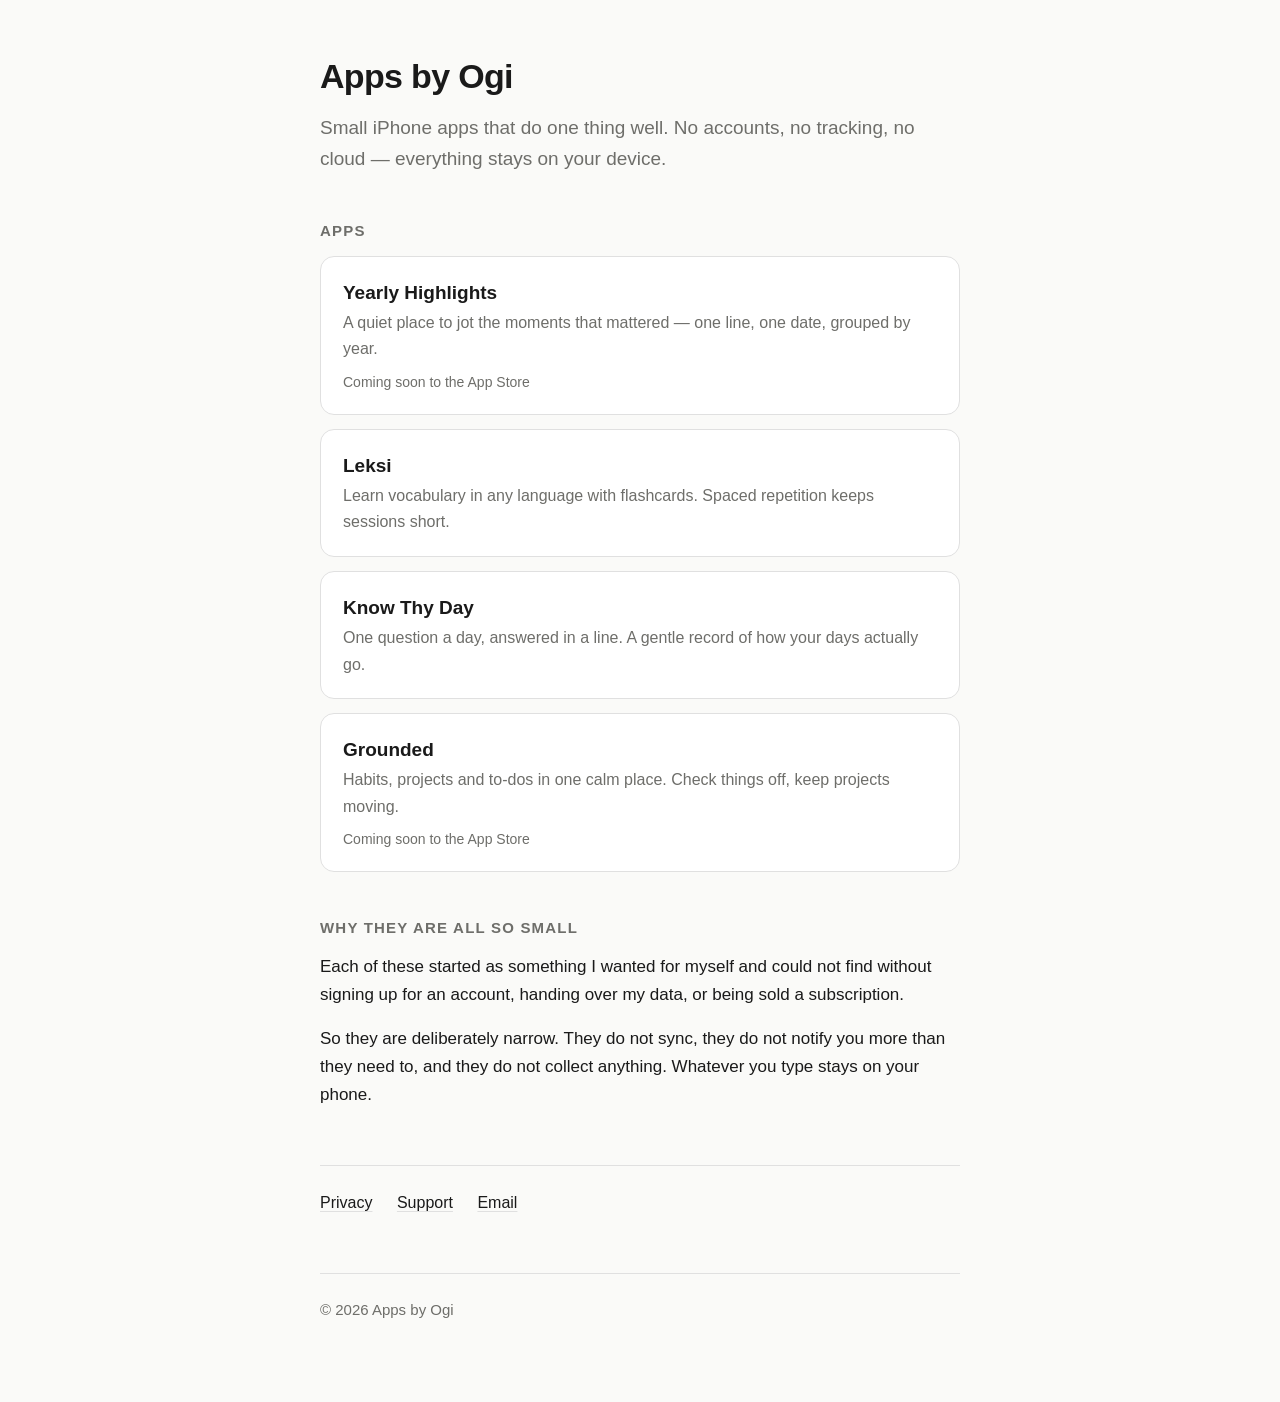
<file: index.html>
<!DOCTYPE html>
<html lang="en">
<head>
<meta charset="utf-8">
<meta name="viewport" content="width=device-width, initial-scale=1">
<title>Apps by Ogi</title>
<meta name="description" content="Small, private iPhone apps that do one thing well. No accounts, no tracking, no cloud.">
<link rel="stylesheet" href="style.css">
</head>
<body>
<main>
  <h1>Apps by Ogi</h1>
  <p class="lede">Small iPhone apps that do one thing well. No accounts, no tracking, no cloud — everything stays on your device.</p>

  <h2>Apps</h2>

  <div class="app">
    <div class="app-name">Yearly Highlights</div>
    <div class="app-desc">A quiet place to jot the moments that mattered — one line, one date, grouped by year.</div>
    <div class="app-soon">Coming soon to the App Store</div>
  </div>

  <a class="app" href="https://apps.apple.com/app/id6765842732">
    <div class="app-name">Leksi</div>
    <div class="app-desc">Learn vocabulary in any language with flashcards. Spaced repetition keeps sessions short.</div>
  </a>

  <a class="app" href="https://apps.apple.com/app/id6761689779">
    <div class="app-name">Know Thy Day</div>
    <div class="app-desc">One question a day, answered in a line. A gentle record of how your days actually go.</div>
  </a>

  <div class="app">
    <div class="app-name">Grounded</div>
    <div class="app-desc">Habits, projects and to-dos in one calm place. Check things off, keep projects moving.</div>
    <div class="app-soon">Coming soon to the App Store</div>
  </div>

  <h2>Why they are all so small</h2>
  <p>Each of these started as something I wanted for myself and could not find without signing up for an account, handing over my data, or being sold a subscription.</p>
  <p>So they are deliberately narrow. They do not sync, they do not notify you more than they need to, and they do not collect anything. Whatever you type stays on your phone.</p>

  <nav>
    <a href="privacy.html">Privacy</a>
    <a href="support.html">Support</a>
    <a href="mailto:appsbyogi@gmail.com">Email</a>
  </nav>

  <footer>© 2026 Apps by Ogi</footer>
</main>
</body>
</html>
</file>
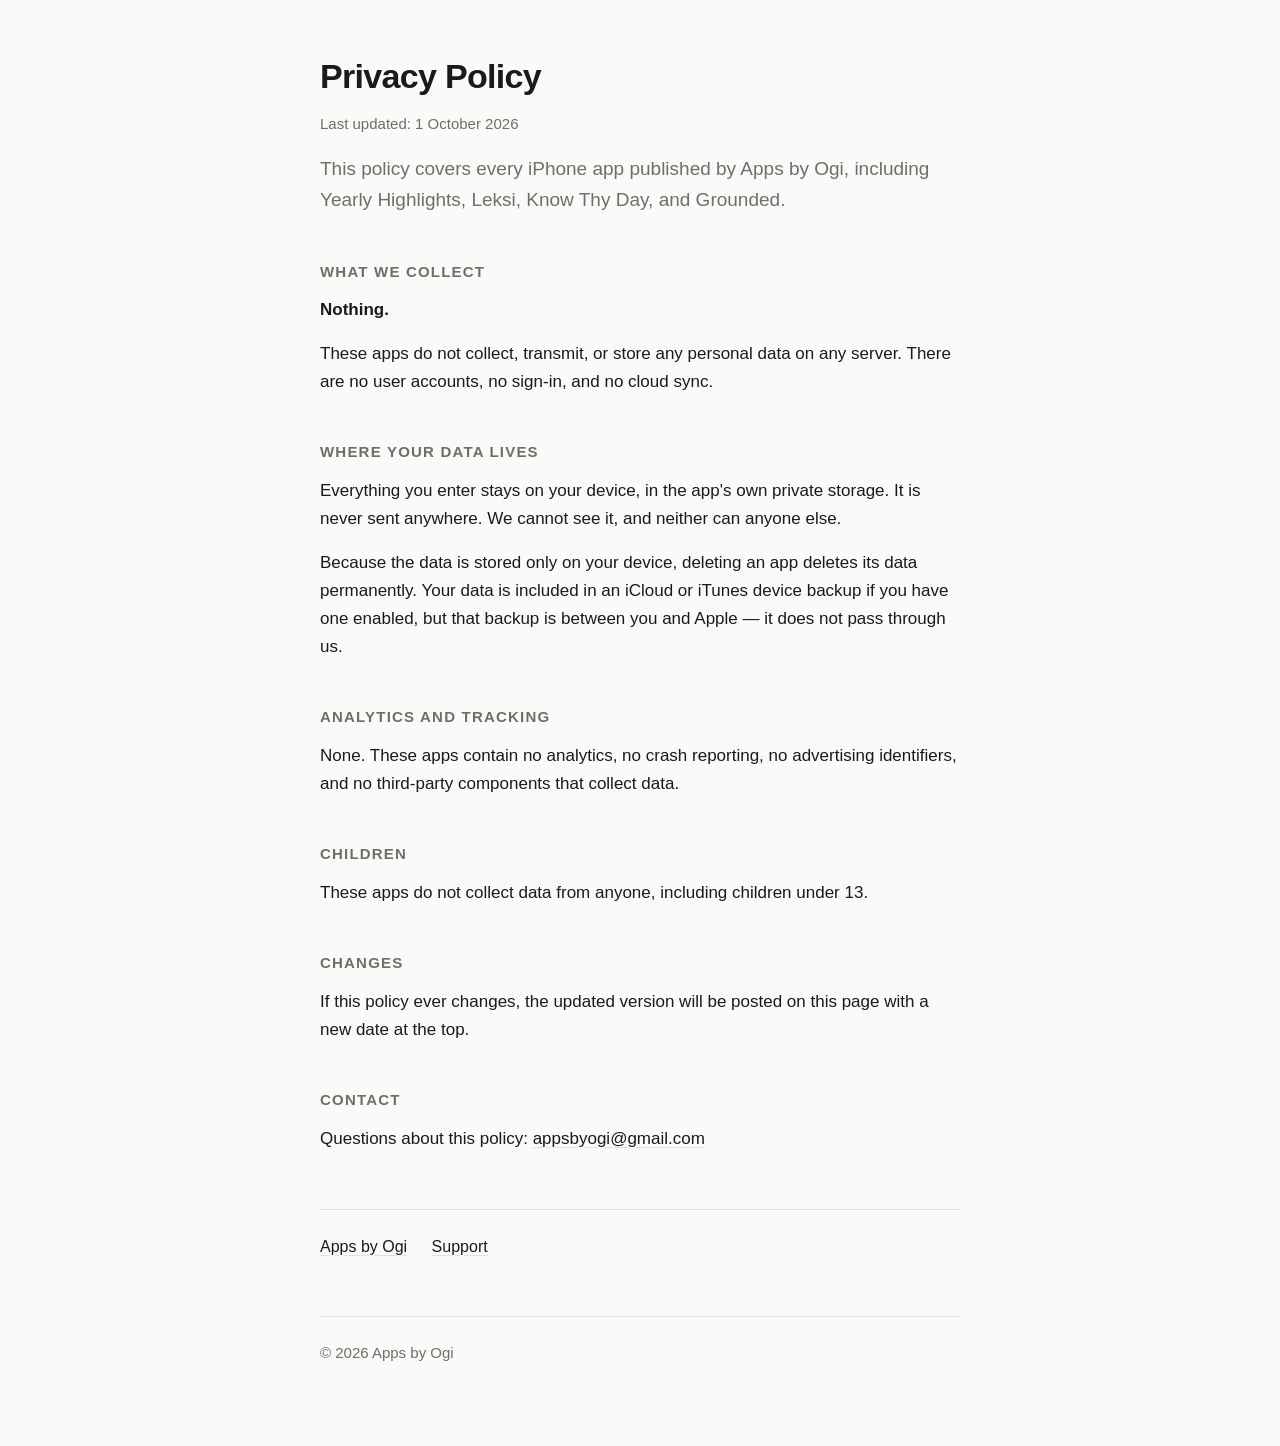
<file: privacy.html>
<!DOCTYPE html>
<html lang="en">
<head>
<meta charset="utf-8">
<meta name="viewport" content="width=device-width, initial-scale=1">
<title>Privacy Policy — Apps by Ogi</title>
<meta name="description" content="Privacy policy for the iPhone apps published by Apps by Ogi. No data is collected.">
<link rel="stylesheet" href="style.css">
</head>
<body>
<main>
  <h1>Privacy Policy</h1>
  <p class="meta">Last updated: 1 October 2026</p>
  <p class="lede">This policy covers every iPhone app published by Apps by Ogi, including Yearly Highlights, Leksi, Know Thy Day, and Grounded.</p>

  <h2>What we collect</h2>
  <p><strong>Nothing.</strong></p>
  <p>These apps do not collect, transmit, or store any personal data on any server. There are no user accounts, no sign-in, and no cloud sync.</p>

  <h2>Where your data lives</h2>
  <p>Everything you enter stays on your device, in the app's own private storage. It is never sent anywhere. We cannot see it, and neither can anyone else.</p>
  <p>Because the data is stored only on your device, deleting an app deletes its data permanently. Your data is included in an iCloud or iTunes device backup if you have one enabled, but that backup is between you and Apple — it does not pass through us.</p>

  <h2>Analytics and tracking</h2>
  <p>None. These apps contain no analytics, no crash reporting, no advertising identifiers, and no third-party components that collect data.</p>

  <h2>Children</h2>
  <p>These apps do not collect data from anyone, including children under 13.</p>

  <h2>Changes</h2>
  <p>If this policy ever changes, the updated version will be posted on this page with a new date at the top.</p>

  <h2>Contact</h2>
  <p>Questions about this policy: <a href="mailto:appsbyogi@gmail.com">appsbyogi@gmail.com</a></p>

  <nav>
    <a href="index.html">Apps by Ogi</a>
    <a href="support.html">Support</a>
  </nav>

  <footer>© 2026 Apps by Ogi</footer>
</main>
</body>
</html>
</file>
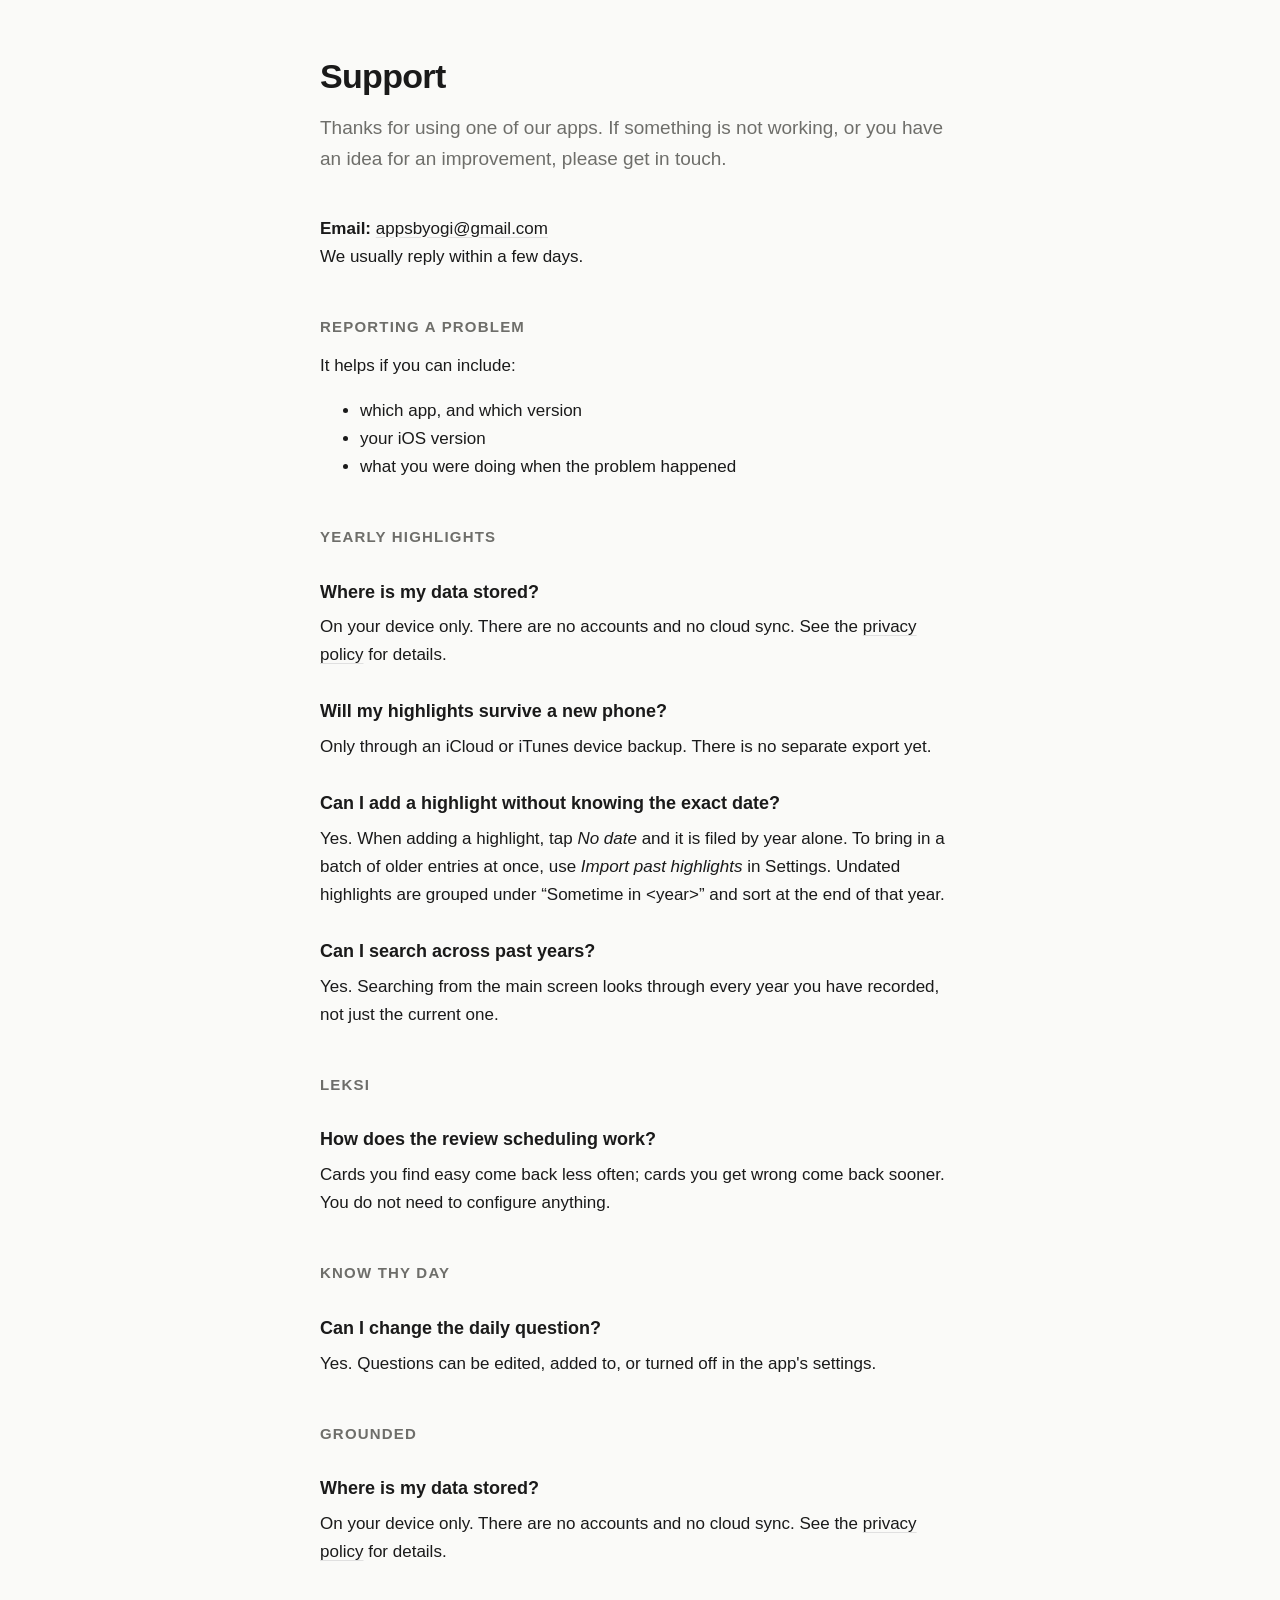
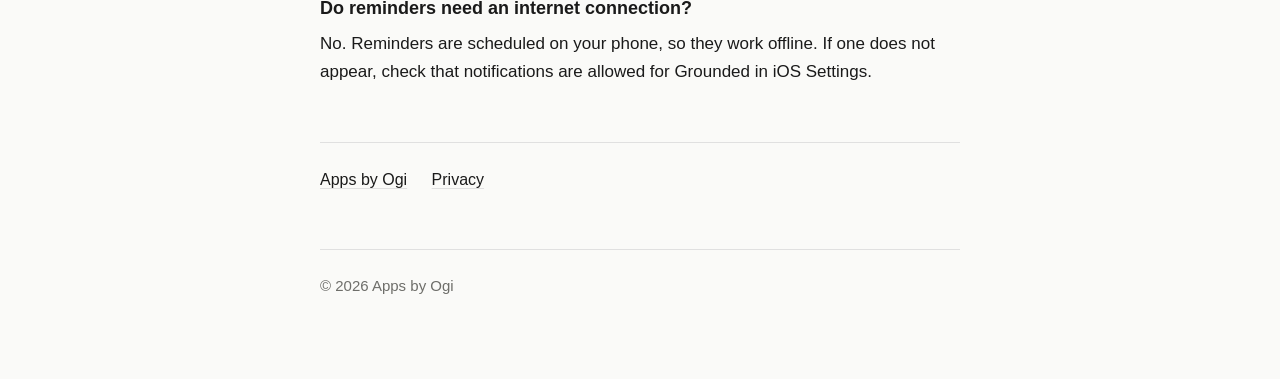
<file: support.html>
<!DOCTYPE html>
<html lang="en">
<head>
<meta charset="utf-8">
<meta name="viewport" content="width=device-width, initial-scale=1">
<title>Support — Apps by Ogi</title>
<meta name="description" content="Support and contact for the iPhone apps published by Apps by Ogi.">
<link rel="stylesheet" href="style.css">
</head>
<body>
<main>
  <h1>Support</h1>
  <p class="lede">Thanks for using one of our apps. If something is not working, or you have an idea for an improvement, please get in touch.</p>
  <p><strong>Email:</strong> <a href="mailto:appsbyogi@gmail.com">appsbyogi@gmail.com</a><br>
  We usually reply within a few days.</p>

  <h2>Reporting a problem</h2>
  <p>It helps if you can include:</p>
  <ul>
    <li>which app, and which version</li>
    <li>your iOS version</li>
    <li>what you were doing when the problem happened</li>
  </ul>

  <h2>Yearly Highlights</h2>

  <h3>Where is my data stored?</h3>
  <p>On your device only. There are no accounts and no cloud sync. See the <a href="privacy.html">privacy policy</a> for details.</p>

  <h3>Will my highlights survive a new phone?</h3>
  <p>Only through an iCloud or iTunes device backup. There is no separate export yet.</p>

  <h3>Can I add a highlight without knowing the exact date?</h3>
  <p>Yes. When adding a highlight, tap <em>No date</em> and it is filed by year alone. To bring in a batch of older entries at once, use <em>Import past highlights</em> in Settings. Undated highlights are grouped under &ldquo;Sometime in <span>&lt;year&gt;</span>&rdquo; and sort at the end of that year.</p>

  <h3>Can I search across past years?</h3>
  <p>Yes. Searching from the main screen looks through every year you have recorded, not just the current one.</p>

  <h2>Leksi</h2>

  <h3>How does the review scheduling work?</h3>
  <p>Cards you find easy come back less often; cards you get wrong come back sooner. You do not need to configure anything.</p>

  <h2>Know Thy Day</h2>

  <h3>Can I change the daily question?</h3>
  <p>Yes. Questions can be edited, added to, or turned off in the app's settings.</p>

  <h2>Grounded</h2>

  <h3>Where is my data stored?</h3>
  <p>On your device only. There are no accounts and no cloud sync. See the <a href="privacy.html">privacy policy</a> for details.</p>

  <h3>Do reminders need an internet connection?</h3>
  <p>No. Reminders are scheduled on your phone, so they work offline. If one does not appear, check that notifications are allowed for Grounded in iOS Settings.</p>

  <nav>
    <a href="index.html">Apps by Ogi</a>
    <a href="privacy.html">Privacy</a>
  </nav>

  <footer>© 2026 Apps by Ogi</footer>
</main>
</body>
</html>
</file>
<file: style.css>
:root {
  --ground: #FAFAF8;
  --ink: #1A1A1A;
  --muted: #6E6E6A;
  --line: #E0E0E0;
  --card: #FFFFFF;
}

@media (prefers-color-scheme: dark) {
  :root {
    --ground: #141413;
    --ink: #F2F2EF;
    --muted: #9A9A96;
    --line: #2E2E2C;
    --card: #1C1C1A;
  }
}

* { box-sizing: border-box; }

body {
  margin: 0;
  padding: 48px 20px 80px;
  background: var(--ground);
  color: var(--ink);
  font: 17px/1.65 -apple-system, BlinkMacSystemFont, "Segoe UI", Roboto, Helvetica, Arial, sans-serif;
  -webkit-font-smoothing: antialiased;
}

main { max-width: 640px; margin: 0 auto; }

h1 { font-size: 34px; font-weight: 800; letter-spacing: -0.02em; margin: 0 0 8px; }
h2 { font-size: 15px; font-weight: 700; letter-spacing: 0.08em; text-transform: uppercase; color: var(--muted); margin: 44px 0 12px; }
h3 { font-size: 18px; font-weight: 600; margin: 28px 0 6px; }

p { margin: 0 0 16px; }
.lede { color: var(--muted); font-size: 19px; margin-bottom: 40px; }
.meta { color: var(--muted); font-size: 15px; }

a { color: var(--ink); text-decoration: underline; text-underline-offset: 3px; text-decoration-color: var(--line); }
a:hover { text-decoration-color: var(--ink); }

.app {
  display: block;
  background: var(--card);
  border: 1px solid var(--line);
  border-radius: 14px;
  padding: 20px 22px;
  margin-bottom: 14px;
  text-decoration: none;
  color: inherit;
}
a.app:hover { border-color: var(--muted); }
.app-name { font-size: 19px; font-weight: 700; margin-bottom: 2px; }
.app-desc { color: var(--muted); font-size: 16px; }
.app-soon { color: var(--muted); font-size: 14px; margin-top: 8px; }

nav { margin-top: 56px; padding-top: 24px; border-top: 1px solid var(--line); font-size: 16px; }
nav a { margin-right: 20px; }

footer { margin-top: 56px; padding-top: 24px; border-top: 1px solid var(--line); color: var(--muted); font-size: 15px; }
</file>
